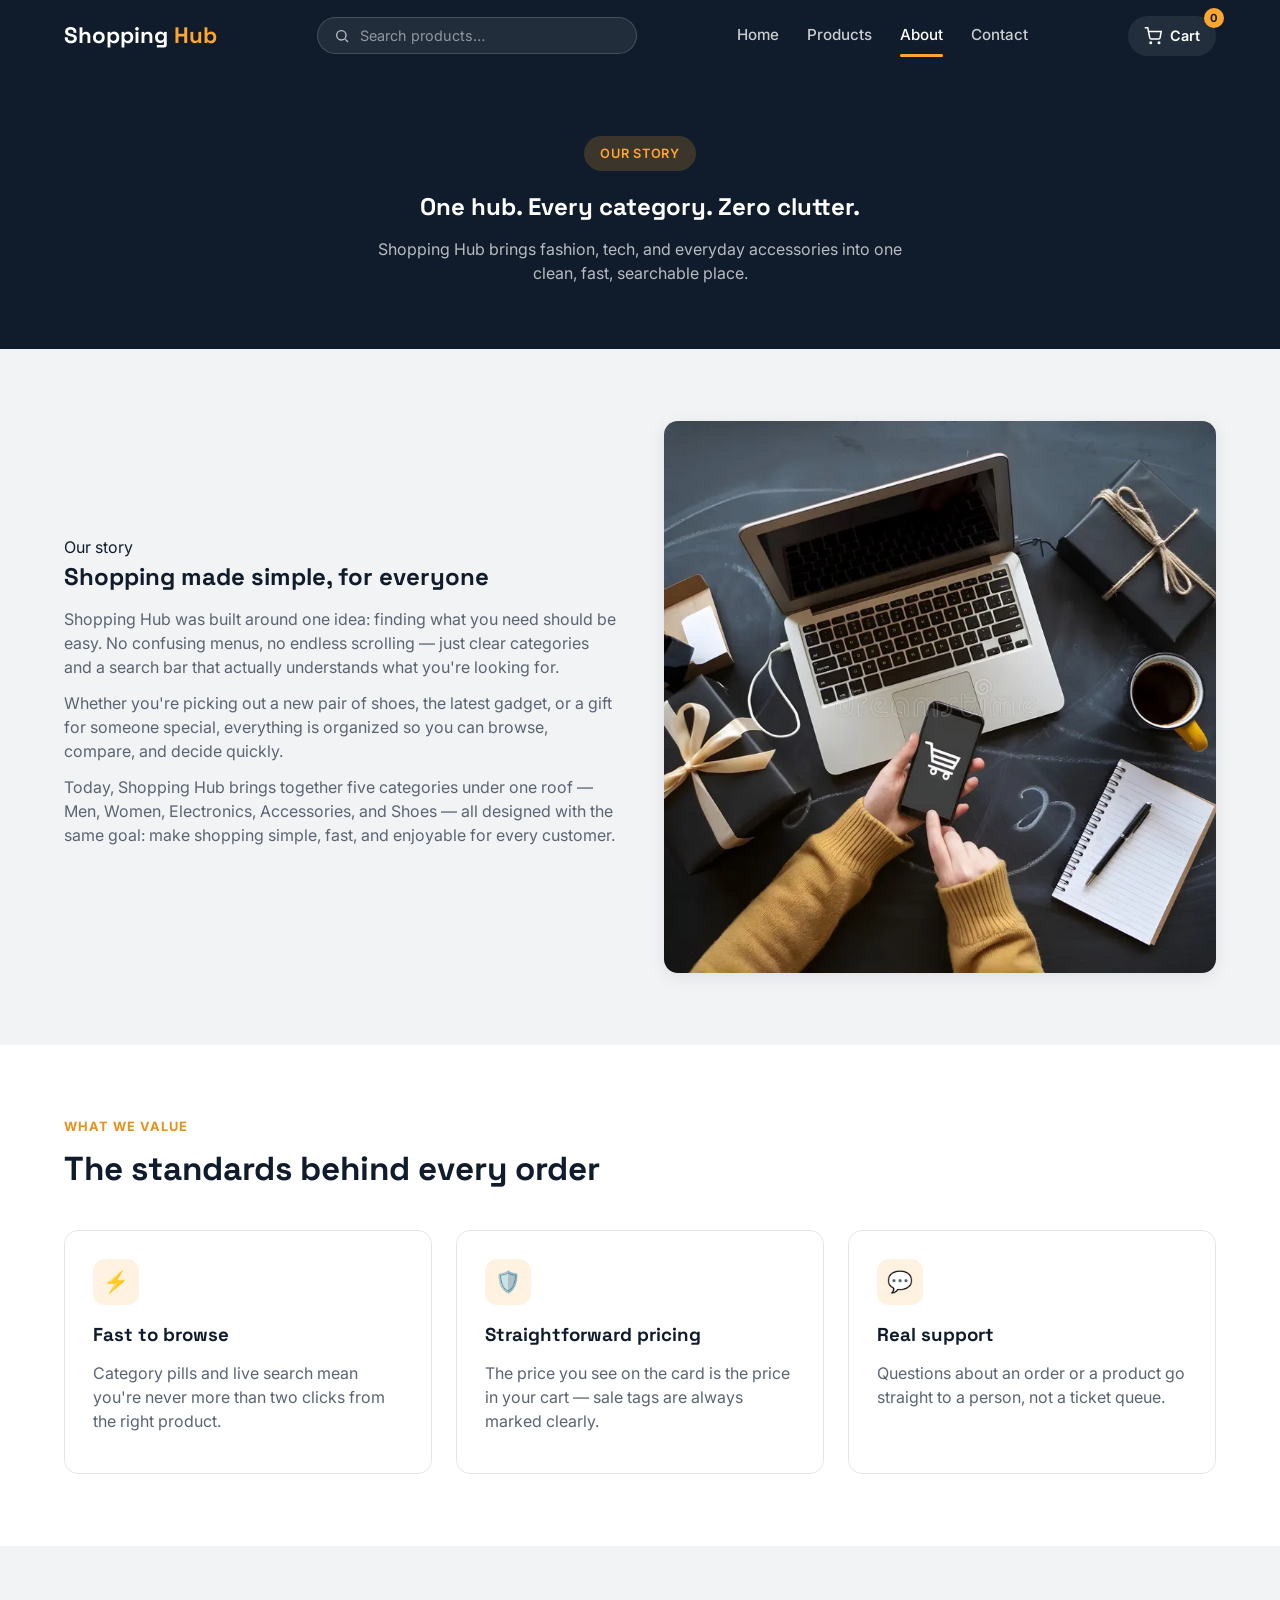
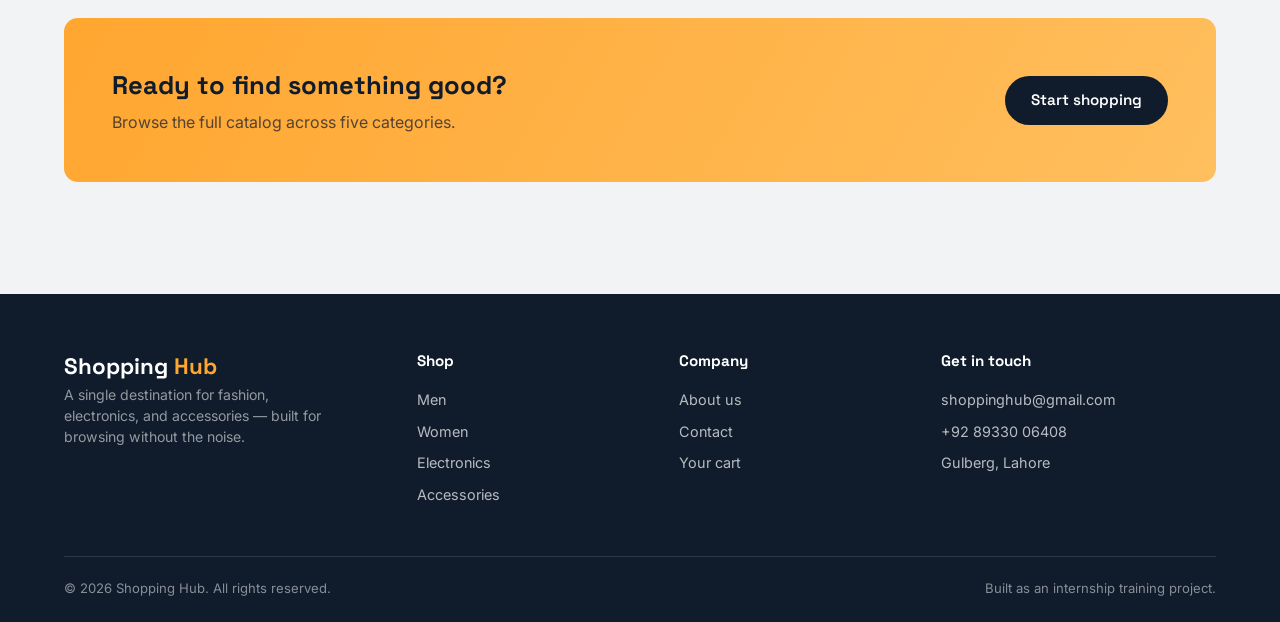
<file: about.html>
<!DOCTYPE html>
<html lang="en">
<head>
<meta charset="UTF-8">
<meta name="viewport" content="width=device-width, initial-scale=1.0">
<title>About Us — Shopping Hub</title>
<link rel="stylesheet" href="main.css">
</head>
<body>

<header class="site-header">
  <div class="nav-top container">
    <a href="index.html" class="logo">Shopping<span>Hub</span></a>

    <div class="nav-search">
      <button type="button" id="header-search-btn" aria-label="Search">
        <svg width="16" height="16" viewBox="0 0 24 24" fill="none" stroke="currentColor" stroke-width="2"><circle cx="11" cy="11" r="7"/><path d="m21 21-4.3-4.3"/></svg>
      </button>
      <input type="text" id="header-search" placeholder="Search products…">
    </div>

    <nav class="nav-links js-nav-links">
      <a href="index.html">Home</a>
      <a href="products.html">Products</a>
      <a href="about.html" class="active">About</a>
      <a href="contact.html">Contact</a>
    </nav>

    <div class="nav-actions">
      <a href="cart.html" class="cart-link">
        <svg width="18" height="18" viewBox="0 0 24 24" fill="none" stroke="currentColor" stroke-width="2"><circle cx="9" cy="21" r="1"/><circle cx="20" cy="21" r="1"/><path d="M1 1h4l2.68 13.39a2 2 0 0 0 2 1.61h9.72a2 2 0 0 0 2-1.61L23 6H6"/></svg>
        <span class="cart-text">Cart</span>
        <span class="cart-badge js-cart-count">0</span>
      </a>
      <button class="nav-toggle js-nav-toggle" aria-label="Toggle menu" aria-expanded="false">☰</button>
    </div>
  </div>
</header>

<section class="about-hero">
  <div class="container">
    <span class="eyebrow" style="background:rgba(255,166,48,0.18);">Our story</span>
    <h1>One hub. Every category. Zero clutter.</h1>
    <p>Shopping Hub brings fashion, tech, and everyday accessories into one clean, fast, searchable place.</p>
  </div>
</section>

<section>
  <div class="container">
    <div class="story-block">
      <div>
        <span class="tag">Our story</span>
        <h2>Shopping made simple, for everyone</h2>
        <p>Shopping Hub was built around one idea: finding what you need should be easy. No confusing menus, no endless scrolling — just clear categories and a search bar that actually understands what you're looking for.</p>
        <p>Whether you're picking out a new pair of shoes, the latest gadget, or a gift for someone special, everything is organized so you can browse, compare, and decide quickly.</p>
        <p>Today, Shopping Hub brings together five categories under one roof — Men, Women, Electronics, Accessories, and Shoes — all designed with the same goal: make shopping simple, fast, and enjoyable for every customer.</p>
      </div>
      <img src="about.jpg" alt="Our workspace">
    </div>
  </div>
</section>

<section class="section-alt">
  <div class="container">
    <div class="section-head">
      <div>
        <span class="tag">What we value</span>
        <h2>The standards behind every order</h2>
      </div>
    </div>
    <div class="value-grid">
      <div class="value-card">
        <div class="icon">⚡</div>
        <h3>Fast to browse</h3>
        <p>Category pills and live search mean you're never more than two clicks from the right product.</p>
      </div>
      <div class="value-card">
        <div class="icon">🛡️</div>
        <h3>Straightforward pricing</h3>
        <p>The price you see on the card is the price in your cart — sale tags are always marked clearly.</p>
      </div>
      <div class="value-card">
        <div class="icon">💬</div>
        <h3>Real support</h3>
        <p>Questions about an order or a product go straight to a person, not a ticket queue.</p>
      </div>
    </div>
  </div>
</section>

<section>
  <div class="container">
    <div class="cta-band">
      <div>
        <h2>Ready to find something good?</h2>
        <p>Browse the full catalog across five categories.</p>
      </div>
      <a href="products.html" class="btn btn-dark">Start shopping</a>
    </div>
  </div>
</section>

<footer class="site-footer">
  <div class="container">
    <div class="footer-grid">
      <div class="footer-brand">
        <a href="index.html" class="logo">Shopping<span>Hub</span></a>
        <p>A single destination for fashion, electronics, and accessories — built for browsing without the noise.</p>
      </div>
      <div>
        <h4>Shop</h4>
        <ul>
          <li><a href="products.html?cat=Men">Men</a></li>
          <li><a href="products.html?cat=Women">Women</a></li>
          <li><a href="products.html?cat=Electronics">Electronics</a></li>
          <li><a href="products.html?cat=Accessories">Accessories</a></li>
        </ul>
      </div>
      <div>
        <h4>Company</h4>
        <ul>
          <li><a href="about.html">About us</a></li>
          <li><a href="contact.html">Contact</a></li>
          <li><a href="cart.html">Your cart</a></li>
        </ul>
      </div>
      <div>
        <h4>Get in touch</h4>
        <ul>
          <li>shoppinghub@gmail.com</li>
          <li>+92 89330 06408</li>
          <li>Gulberg, Lahore</li>
        </ul>
      </div>
    </div>
    <div class="footer-bottom">
      <span>© 2026 Shopping Hub. All rights reserved.</span>
      <span>Built as an internship training project.</span>
    </div>
  </div>
</footer>

<script src="main.js"></script>
</body>
</html>
</file>
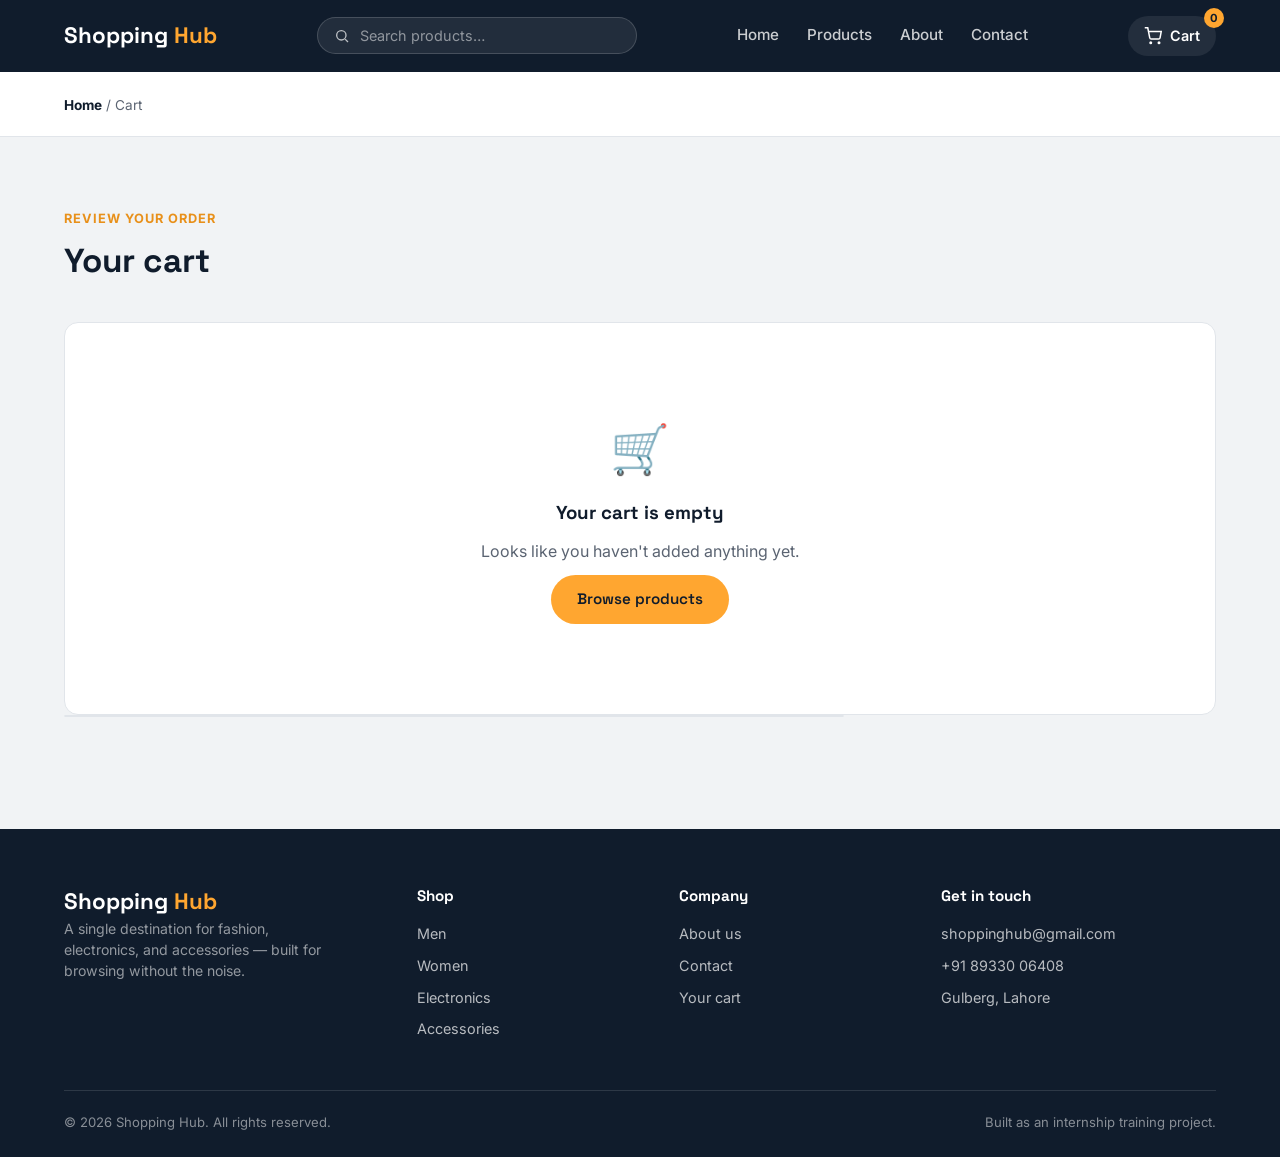
<file: cart.html>
<!DOCTYPE html>
<html lang="en">
<head>
<meta charset="UTF-8">
<meta name="viewport" content="width=device-width, initial-scale=1.0">
<title>Your Cart — Shopping Hub</title>
<link rel="stylesheet" href="main.css">
</head>
<body>

<header class="site-header">
  <div class="nav-top container">
    <a href="index.html" class="logo">Shopping<span>Hub</span></a>

    <div class="nav-search">
      <button type="button" id="header-search-btn" aria-label="Search">
        <svg width="16" height="16" viewBox="0 0 24 24" fill="none" stroke="currentColor" stroke-width="2"><circle cx="11" cy="11" r="7"/><path d="m21 21-4.3-4.3"/></svg>
      </button>
      <input type="text" id="header-search" placeholder="Search products…">
    </div>

    <nav class="nav-links js-nav-links">
      <a href="index.html">Home</a>
      <a href="products.html">Products</a>
      <a href="about.html">About</a>
      <a href="contact.html">Contact</a>
    </nav>

    <div class="nav-actions">
      <a href="cart.html" class="cart-link">
        <svg width="18" height="18" viewBox="0 0 24 24" fill="none" stroke="currentColor" stroke-width="2"><circle cx="9" cy="21" r="1"/><circle cx="20" cy="21" r="1"/><path d="M1 1h4l2.68 13.39a2 2 0 0 0 2 1.61h9.72a2 2 0 0 0 2-1.61L23 6H6"/></svg>
        <span class="cart-text">Cart</span>
        <span class="cart-badge js-cart-count">0</span>
      </a>
      <button class="nav-toggle js-nav-toggle" aria-label="Toggle menu" aria-expanded="false">☰</button>
    </div>
  </div>
</header>

<div class="page-head">
  <div class="container">
    <span class="crumb"><strong>Home</strong> / Cart</span>
  </div>
</div>

<section>
  <div class="container">
    <div class="section-head">
      <div>
        <span class="tag">Review your order</span>
        <h2>Your cart</h2>
      </div>
    </div>

    <div id="cart-empty" class="empty-cart" style="display:none;">
      <div class="icon">🛒</div>
      <h3>Your cart is empty</h3>
      <p>Looks like you haven't added anything yet.</p>
      <a href="products.html" class="btn btn-primary">Browse products</a>
    </div>

    <div class="cart-layout">
      <div class="cart-items" id="cart-items-mount"></div>

      <div class="cart-summary" id="cart-summary-wrap">
        <h3>Order summary</h3>
        <div class="summary-row"><span>Subtotal</span><span id="summary-subtotal">$0.00</span></div>
        <div class="summary-row"><span>Shipping</span><span id="summary-shipping">$0.00</span></div>
        <div class="summary-row"><span>Tax (5%)</span><span id="summary-tax">$0.00</span></div>
        <div class="summary-row total"><span>Total</span><span id="summary-total">$0.00</span></div>
        <button id="checkout-btn" class="btn btn-primary btn-block" style="margin-top:20px;">Checkout</button>
        <a href="products.html" class="btn btn-outline btn-block" style="margin-top:12px; border-color:rgba(255,255,255,0.4); color:#fff;">Continue shopping</a>
      </div>
    </div>
  </div>
</section>

<footer class="site-footer">
  <div class="container">
    <div class="footer-grid">
      <div class="footer-brand">
        <a href="index.html" class="logo">Shopping<span>Hub</span></a>
        <p>A single destination for fashion, electronics, and accessories — built for browsing without the noise.</p>
      </div>
      <div>
        <h4>Shop</h4>
        <ul>
          <li><a href="products.html?cat=Men">Men</a></li>
          <li><a href="products.html?cat=Women">Women</a></li>
          <li><a href="products.html?cat=Electronics">Electronics</a></li>
          <li><a href="products.html?cat=Accessories">Accessories</a></li>
        </ul>
      </div>
      <div>
        <h4>Company</h4>
        <ul>
          <li><a href="about.html">About us</a></li>
          <li><a href="contact.html">Contact</a></li>
          <li><a href="cart.html">Your cart</a></li>
        </ul>
      </div>
      <div>
        <h4>Get in touch</h4>
        <ul>
          <li>shoppinghub@gmail.com</li>
          <li>+91 89330 06408</li>
          <li>Gulberg, Lahore</li>
        </ul>
      </div>
    </div>
    <div class="footer-bottom">
      <span>© 2026 Shopping Hub. All rights reserved.</span>
      <span>Built as an internship training project.</span>
    </div>
  </div>
</footer>

<script src="main.js"></script>
</body>
</html>
</file>
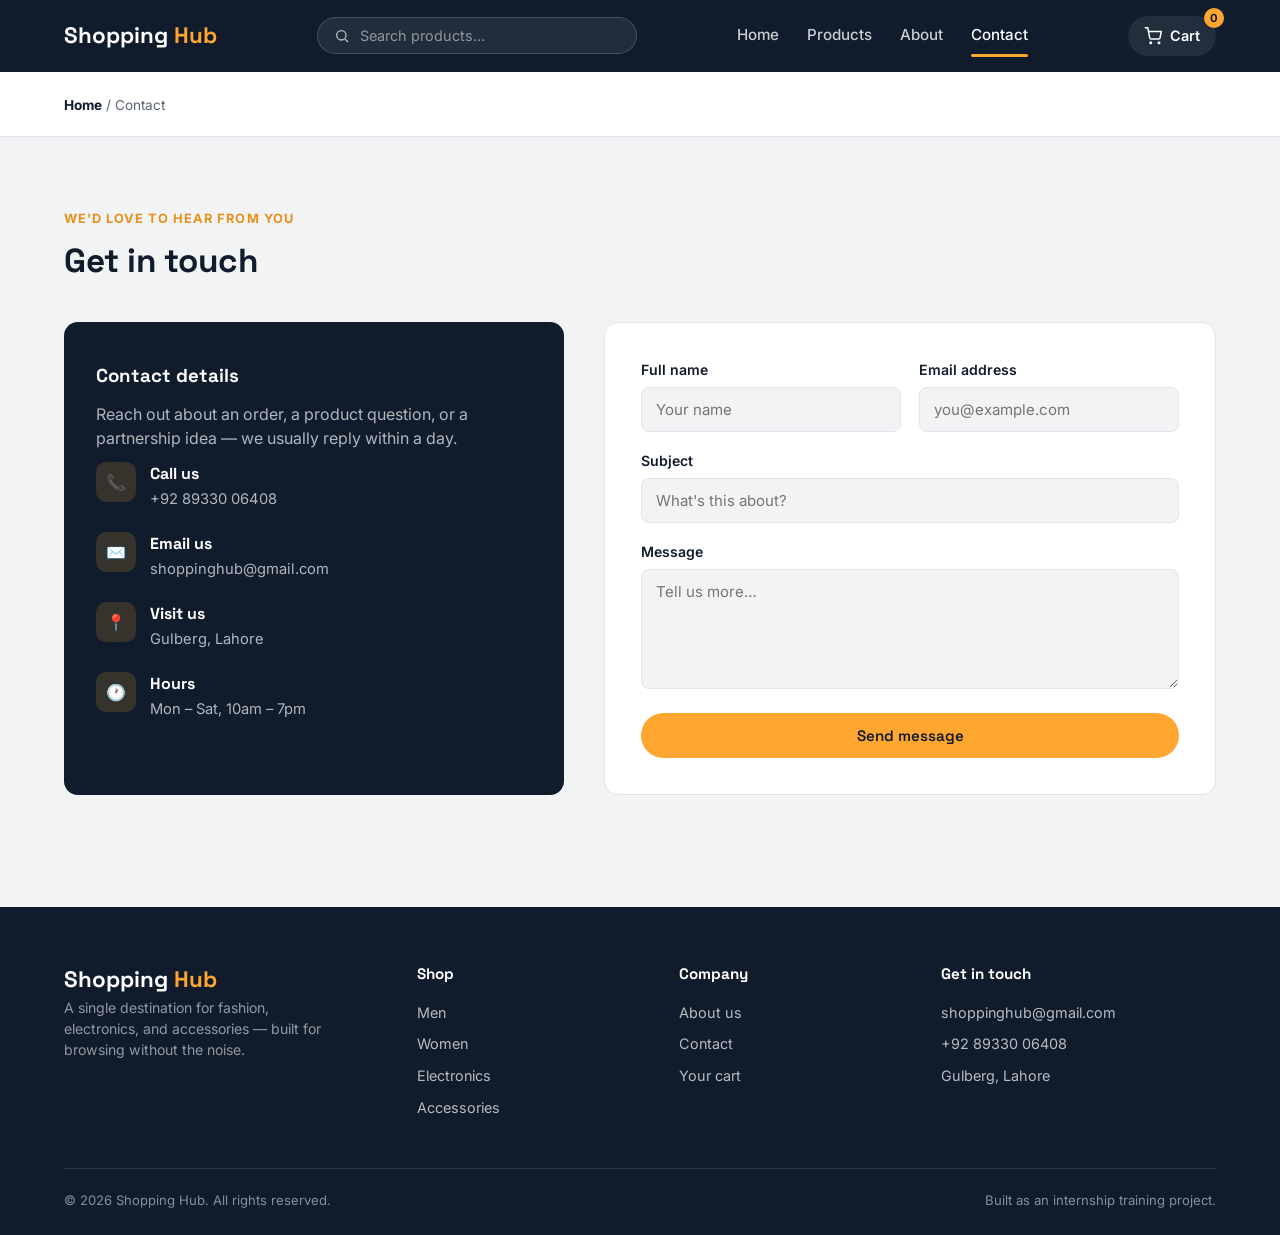
<file: contact.html>
<!DOCTYPE html>
<html lang="en">
<head>
<meta charset="UTF-8">
<meta name="viewport" content="width=device-width, initial-scale=1.0">
<title>Contact Us — Shopping Hub</title>
<link rel="stylesheet" href="main.css">
</head>
<body>

<header class="site-header">
  <div class="nav-top container">
    <a href="index.html" class="logo">Shopping<span>Hub</span></a>

    <div class="nav-search">
      <button type="button" id="header-search-btn" aria-label="Search">
        <svg width="16" height="16" viewBox="0 0 24 24" fill="none" stroke="currentColor" stroke-width="2"><circle cx="11" cy="11" r="7"/><path d="m21 21-4.3-4.3"/></svg>
      </button>
      <input type="text" id="header-search" placeholder="Search products…">
    </div>

    <nav class="nav-links js-nav-links">
      <a href="index.html">Home</a>
      <a href="products.html">Products</a>
      <a href="about.html">About</a>
      <a href="contact.html" class="active">Contact</a>
    </nav>

    <div class="nav-actions">
      <a href="cart.html" class="cart-link">
        <svg width="18" height="18" viewBox="0 0 24 24" fill="none" stroke="currentColor" stroke-width="2"><circle cx="9" cy="21" r="1"/><circle cx="20" cy="21" r="1"/><path d="M1 1h4l2.68 13.39a2 2 0 0 0 2 1.61h9.72a2 2 0 0 0 2-1.61L23 6H6"/></svg>
        <span class="cart-text">Cart</span>
        <span class="cart-badge js-cart-count">0</span>
      </a>
      <button class="nav-toggle js-nav-toggle" aria-label="Toggle menu" aria-expanded="false">☰</button>
    </div>
  </div>
</header>

<div class="page-head">
  <div class="container">
    <span class="crumb"><strong>Home</strong> / Contact</span>
  </div>
</div>

<section>
  <div class="container">
    <div class="section-head">
      <div>
        <span class="tag">We'd love to hear from you</span>
        <h2>Get in touch</h2>
      </div>
    </div>

    <div class="contact-wrap">
      <div class="contact-info">
        <h3>Contact details</h3>
        <p>Reach out about an order, a product question, or a partnership idea — we usually reply within a day.</p>

        <div class="contact-item">
          <div class="ico">📞</div>
          <div><strong>Call us</strong><span>+92 89330 06408</span></div>
        </div>
        <div class="contact-item">
          <div class="ico">✉️</div>
          <div><strong>Email us</strong><span>shoppinghub@gmail.com</span></div>
        </div>
        <div class="contact-item">
          <div class="ico">📍</div>
          <div><strong>Visit us</strong><span>Gulberg, Lahore</span></div>
        </div>
        <div class="contact-item">
          <div class="ico">🕐</div>
          <div><strong>Hours</strong><span>Mon – Sat, 10am – 7pm</span></div>
        </div>
      </div>

      <div class="contact-form">

        <!-- Shown after a successful submit -->
        <div class="form-success" id="form-success">
          ✓ Thanks — your message has been received.
        </div>

        <form id="contact-form" novalidate>

          <!-- Name + email side by side -->
          <div class="form-row">

            <div class="field">
              <label for="cf-name">Full name</label>
              <input type="text" id="cf-name" name="name" placeholder="Your name">
              <div class="error-msg"></div>
            </div>

            <div class="field">
              <label for="cf-email">Email address</label>
              <input type="email" id="cf-email" name="email" placeholder="you@example.com">
              <div class="error-msg"></div>
            </div>

          </div>

          <!-- Subject -->
          <div class="field">
            <label for="cf-subject">Subject</label>
            <input type="text" id="cf-subject" name="subject" placeholder="What's this about?">
            <div class="error-msg"></div>
          </div>

          <!-- Message -->
          <div class="field">
            <label for="cf-message">Message</label>
            <textarea id="cf-message" name="message" placeholder="Tell us more…"></textarea>
            <div class="error-msg"></div>
          </div>

          <button type="submit" class="btn btn-primary btn-block">
            Send message
          </button>

        </form>
      </div>
    </div>
  </div>
</section>

<footer class="site-footer">
  <div class="container">
    <div class="footer-grid">
      <div class="footer-brand">
        <a href="index.html" class="logo">Shopping<span>Hub</span></a>
        <p>A single destination for fashion, electronics, and accessories — built for browsing without the noise.</p>
      </div>
      <div>
        <h4>Shop</h4>
        <ul>
          <li><a href="products.html?cat=Men">Men</a></li>
          <li><a href="products.html?cat=Women">Women</a></li>
          <li><a href="products.html?cat=Electronics">Electronics</a></li>
          <li><a href="products.html?cat=Accessories">Accessories</a></li>
        </ul>
      </div>
      <div>
        <h4>Company</h4>
        <ul>
          <li><a href="about.html">About us</a></li>
          <li><a href="contact.html">Contact</a></li>
          <li><a href="cart.html">Your cart</a></li>
        </ul>
      </div>
      <div>
        <h4>Get in touch</h4>
        <ul>
          <li>shoppinghub@gmail.com</li>
          <li>+92 89330 06408</li>
          <li>Gulberg, Lahore</li>
        </ul>
      </div>
    </div>
    <div class="footer-bottom">
      <span>© 2026 Shopping Hub. All rights reserved.</span>
      <span>Built as an internship training project.</span>
    </div>
  </div>
</footer>

<script src="main.js"></script>
</body>
</html>
</file>
<file: main.css>
/* Shopping Hub - main stylesheet
   Theme: Navy + Amber */

@import url('https://fonts.googleapis.com/css2?family=Space+Grotesk:wght@500;600;700&family=Inter:wght@400;500;600;700&display=swap');

:root{
  /* Color tokens */
  --ink:        #101C2C;
  --ink-soft:   #1C2C42;
  --amber:      #FFA630;
  --amber-dark: #E8901A;
  --emerald:    #1F8A70;
  --paper:      #F1F3F5;
  --card:       #FFFFFF;
  --slate:      #5B6472;
  --slate-light:#8A93A0;
  --line:       #E1E5EA;
  --danger:     #E14848;

  /* Type */
  --font-display: 'Space Grotesk', sans-serif;
  --font-body: 'Inter', sans-serif;

  /* Layout */
  --radius: 14px;
  --radius-sm: 8px;
  --shadow: 0 4px 18px rgba(16, 28, 44, 0.08);
  --shadow-lift: 0 12px 30px rgba(16, 28, 44, 0.14);
  --maxw: 1200px;
}

*, *::before, *::after{ box-sizing: border-box; }

html{ scroll-behavior: smooth; }
html, body{ overflow-x: hidden; width: 100%; }

body{
  margin: 0;
  font-family: var(--font-body);
  background: var(--paper);
  color: var(--ink);
  line-height: 1.5;
  -webkit-font-smoothing: antialiased;
}

img{ max-width: 100%; display: block; }
a{ text-decoration: none; color: inherit; }
ul{ list-style: none; margin: 0; padding: 0; }
button{ font-family: inherit; cursor: pointer; }

.container{
  max-width: var(--maxw);
  margin: 0 auto;
  padding: 0 24px;
}

h1, h2, h3, h4{
  font-family: var(--font-display);
  font-weight: 700;
  margin: 0 0 12px;
  color: var(--ink);
}

p{ margin: 0 0 12px; color: var(--slate); }

:focus-visible{
  outline: 3px solid var(--amber);
  outline-offset: 2px;
}

@media (prefers-reduced-motion: reduce){
  *{ animation: none !important; transition: none !important; }
}

/* Buttons */
.btn{
  display: inline-flex;
  align-items: center;
  justify-content: center;
  gap: 8px;
  padding: 13px 26px;
  border-radius: 999px;
  border: none;
  font-family: var(--font-display);
  font-weight: 600;
  font-size: 0.95rem;
  transition: transform 0.15s ease, box-shadow 0.15s ease, background 0.15s ease;
}
.btn-primary{ background: var(--amber); color: var(--ink); }
.btn-primary:hover{ background: var(--amber-dark); transform: translateY(-2px); box-shadow: var(--shadow-lift); }
.btn-dark{ background: var(--ink); color: #fff; }
.btn-dark:hover{ background: var(--ink-soft); transform: translateY(-2px); box-shadow: var(--shadow-lift); }
.btn-outline{ background: transparent; border: 2px solid var(--ink); color: var(--ink); }
.btn-outline:hover{ background: var(--ink); color: #fff; }
.btn-block{ width: 100%; }
.btn:disabled{ opacity: 0.5; cursor: not-allowed; transform: none !important; }

/* Header / nav */
.site-header{ position: sticky; top: 0; z-index: 100; background: var(--ink); color: #fff; }
.nav-top{ display: flex; align-items: center; justify-content: space-between; padding: 16px 24px; gap: 24px; }
.logo{ font-family: var(--font-display); font-weight: 700; font-size: 1.4rem; color: #fff; display: flex; align-items: center; gap: 6px; white-space: nowrap; }
.logo span{ color: var(--amber); }

.nav-links{ display: flex; gap: 28px; font-weight: 500; font-size: 0.95rem; }
.nav-links a{ color: rgba(255,255,255,0.78); position: relative; padding: 4px 0; transition: color 0.15s ease; }
.nav-links a:hover, .nav-links a.active{ color: #fff; }
.nav-links a.active::after{ content: ''; position: absolute; left: 0; right: 0; bottom: -6px; height: 3px; border-radius: 3px; background: var(--amber); }

.nav-search{ display: flex; align-items: center; background: rgba(255,255,255,0.08); border: 1px solid rgba(255,255,255,0.16); border-radius: 999px; padding: 8px 16px; gap: 8px; flex: 1; max-width: 320px; }
.nav-search input{ background: transparent; border: none; outline: none; color: #fff; font-family: var(--font-body); font-size: 0.9rem; width: 100%; }
.nav-search input::placeholder{ color: rgba(255,255,255,0.5); }
.nav-search svg{ flex-shrink: 0; opacity: 0.7; }
.nav-search button{ background: none; border: none; padding: 0; display: flex; align-items: center; color: #fff; transition: opacity 0.15s ease; }
.nav-search button:hover svg{ opacity: 1; }
.nav-search button:hover{ opacity: 1; }

.nav-actions{ display: flex; align-items: center; gap: 18px; }
.cart-link{ position: relative; display: flex; align-items: center; gap: 8px; background: rgba(255,255,255,0.08); padding: 9px 16px; border-radius: 999px; font-weight: 600; font-size: 0.9rem; transition: background 0.15s ease; }
.cart-link:hover{ background: rgba(255,255,255,0.16); }
.cart-badge{ position: absolute; top: -8px; right: -8px; background: var(--amber); color: var(--ink); font-size: 0.7rem; font-weight: 700; min-width: 20px; height: 20px; border-radius: 999px; display: flex; align-items: center; justify-content: center; padding: 0 4px; transition: transform 0.25s cubic-bezier(.34,1.56,.64,1); }
.cart-badge.bump{ animation: bump 0.4s ease; }
@keyframes bump{ 0%{ transform: scale(1); } 35%{ transform: scale(1.5); } 100%{ transform: scale(1); } }

.nav-toggle{ display: none; background: transparent; border: none; color: #fff; font-size: 1.6rem; }

/* Hero */
.hero{
  background: linear-gradient(135deg, var(--ink) 0%, var(--ink-soft) 60%, #24344c 100%);
  color: #fff;
  position: relative;
  overflow: hidden;
}
.hero::before{ content: ''; position: absolute; width: 480px; height: 480px; background: radial-gradient(circle, rgba(255,166,48,0.28) 0%, transparent 70%); top: -180px; right: -140px; }
.hero-inner{ display: grid; grid-template-columns: 1.1fr 0.9fr; align-items: center; gap: 48px; padding: 72px 24px 88px; position: relative; z-index: 1; }
.eyebrow{ display: inline-flex; align-items: center; gap: 8px; background: rgba(255,166,48,0.15); color: var(--amber); font-weight: 600; font-size: 0.8rem; letter-spacing: 0.06em; text-transform: uppercase; padding: 8px 16px; border-radius: 999px; margin-bottom: 18px; }
.hero h1{ color: #fff; font-size: clamp(2.2rem, 4.4vw, 3.4rem); line-height: 1.08; margin-bottom: 18px; }
.hero h1 em{ font-style: normal; color: var(--amber); }
.hero p.lead{ color: rgba(255,255,255,0.72); font-size: 1.08rem; max-width: 480px; margin-bottom: 30px; }
.hero-cta{ display: flex; gap: 14px; flex-wrap: wrap; }

.hero-stats{ display: flex; gap: 32px; margin-top: 44px; flex-wrap: wrap; }
.hero-stats div strong{ display: block; font-family: var(--font-display); font-size: 1.5rem; color: #fff; }
.hero-stats div span{ font-size: 0.82rem; color: rgba(255,255,255,0.55); }

.hero-visual{ position: relative; width: 100%; max-width: 460px; max-height: 460px; aspect-ratio: 1/1; margin-left: auto; border-radius: var(--radius); overflow: hidden; border: 1px solid rgba(255,255,255,0.12); box-shadow: var(--shadow-lift); }
.hero-visual img{ width: 100%; height: 100%; object-fit: cover; object-position: top center; }

/* Category pills */
.category-pills{ display: flex; gap: 10px; flex-wrap: wrap; position: relative; }
.pill{ padding: 10px 20px; border-radius: 999px; border: 2px solid var(--line); background: var(--card); font-weight: 600; font-size: 0.9rem; color: var(--slate); transition: all 0.18s ease; }
.pill:hover{ border-color: var(--amber); color: var(--ink); }
.pill.active{ background: var(--ink); border-color: var(--ink); color: #fff; }

/* Sections */
section{ padding: 72px 0; }
.section-head{ display: flex; align-items: flex-end; justify-content: space-between; gap: 24px; margin-bottom: 36px; flex-wrap: wrap; }
.section-head .tag{ color: var(--amber-dark); font-weight: 700; font-size: 0.8rem; letter-spacing: 0.08em; text-transform: uppercase; display: block; margin-bottom: 8px; }
.section-head h2{ margin: 0; font-size: clamp(1.6rem, 2.6vw, 2.1rem); }
.section-alt{ background: var(--card); }

/* Category tiles (home) */
.cat-grid{ display: grid; grid-template-columns: repeat(5, 1fr); gap: 18px; }
.cat-card{ background: var(--card); border-radius: var(--radius); overflow: hidden; box-shadow: var(--shadow); transition: transform 0.2s ease, box-shadow 0.2s ease; border: 1px solid var(--line); }
.cat-card:hover{ transform: translateY(-6px); box-shadow: var(--shadow-lift); }
.cat-card .cat-img{ aspect-ratio: 4/3; overflow: hidden; background: var(--paper); }
.cat-card .cat-img img{ width: 100%; height: 100%; object-fit: cover; transition: transform 0.4s ease; }
.cat-card:hover .cat-img img{ transform: scale(1.06); }
.cat-card .cat-label{ padding: 14px 16px; display: flex; align-items: center; justify-content: space-between; font-family: var(--font-display); font-weight: 600; }
.cat-card .cat-label .count{ font-family: var(--font-body); font-size: 0.78rem; color: var(--slate-light); font-weight: 500; }

/* Product grid & cards */
.product-grid{ display: grid; grid-template-columns: repeat(4, 1fr); gap: 22px; }
.product-card{ background: var(--card); border-radius: var(--radius); overflow: hidden; border: 1px solid var(--line); box-shadow: var(--shadow); transition: transform 0.2s ease, box-shadow 0.2s ease; display: flex; flex-direction: column; position: relative; }
.product-card::after{
  content: '';
  position: absolute;
  top: 0; left: -60%;
  width: 40%; height: 100%;
  background: linear-gradient(115deg, transparent 0%, rgba(255,255,255,0.55) 50%, transparent 100%);
  transform: skewX(-20deg);
  pointer-events: none;
  opacity: 0;
  z-index: 2;
}
.product-card:hover::after{ opacity: 1; animation: shine-sweep 0.9s ease forwards; }
@keyframes shine-sweep{ from{ left: -60%; } to{ left: 130%; } }
.product-card:hover{ transform: translateY(-5px); box-shadow: var(--shadow-lift); }
.product-card:active{ transform: translateY(-2px) scale(0.99); box-shadow: 0 0 0 3px rgba(255,166,48,0.35), var(--shadow-lift); }

.product-thumb{ position: relative; aspect-ratio: 1/1; background: var(--paper); overflow: hidden; }
.product-thumb img{ width: 100%; height: 100%; object-fit: cover; transition: transform 0.4s ease; }
.product-card:hover .product-thumb img{ transform: scale(1.07); }
.product-badge{ position: absolute; top: 12px; left: 12px; background: var(--emerald); color: #fff; font-size: 0.7rem; font-weight: 700; padding: 5px 11px; border-radius: 999px; text-transform: uppercase; letter-spacing: 0.03em; }
.product-info{ padding: 16px 18px 18px; display: flex; flex-direction: column; gap: 8px; flex: 1; }
.product-cat{ font-size: 0.72rem; font-weight: 700; color: var(--amber-dark); text-transform: uppercase; letter-spacing: 0.05em; }
.product-name{ font-family: var(--font-display); font-weight: 600; font-size: 1rem; color: var(--ink); }
.product-price{ font-family: var(--font-display); font-weight: 700; font-size: 1.1rem; color: var(--ink); margin-top: auto; }
.product-price .old{ font-size: 0.85rem; color: var(--slate-light); text-decoration: line-through; font-weight: 500; margin-left: 8px; }

.add-cart-btn{ margin-top: 6px; width: 100%; background: var(--ink); color: #fff; padding: 11px; border-radius: var(--radius-sm); border: none; font-weight: 600; font-size: 0.88rem; display: flex; align-items: center; justify-content: center; gap: 8px; transition: background 0.15s ease, transform 0.15s ease; }
.add-cart-btn:hover{ background: var(--amber); color: var(--ink); }
.add-cart-btn:active{ transform: scale(0.97); }
.add-cart-btn.added{
  background: var(--emerald);
  color: #fff;
  box-shadow: 0 0 0 4px rgba(31,138,112,0.25), 0 0 14px rgba(31,138,112,0.55);
  animation: added-pop 0.4s ease;
}
@keyframes added-pop{ 0%{ transform: scale(1); } 40%{ transform: scale(1.06); } 100%{ transform: scale(1); } }

.no-results{ grid-column: 1 / -1; text-align: center; padding: 60px 20px; color: var(--slate); }
.no-results strong{ display: block; font-family: var(--font-display); font-size: 1.2rem; color: var(--ink); margin-bottom: 6px; }

/* Product toolbar */
.product-toolbar{ display: flex; align-items: center; justify-content: space-between; gap: 20px; flex-wrap: wrap; margin-bottom: 28px; }
.results-count{ color: var(--slate); font-size: 0.9rem; }
.results-count strong{ color: var(--ink); }
.sort-select{ padding: 10px 16px; border-radius: var(--radius-sm); border: 1px solid var(--line); background: var(--card); font-family: var(--font-body); font-size: 0.88rem; color: var(--ink); }

/* About page */
.about-hero{ background: var(--ink); color: #fff; padding: 64px 0; text-align: center; }
.about-hero h1{ color: #fff; }
.about-hero p{ color: rgba(255,255,255,0.7); max-width: 560px; margin: 0 auto; }
.value-grid{ display: grid; grid-template-columns: repeat(3, 1fr); gap: 24px; }
.value-card{ background: var(--card); border: 1px solid var(--line); border-radius: var(--radius); padding: 28px; }
.value-card .icon{ width: 46px; height: 46px; border-radius: 12px; background: rgba(255,166,48,0.15); color: var(--amber-dark); display: flex; align-items: center; justify-content: center; font-size: 1.3rem; margin-bottom: 16px; }
.story-block{ display: grid; grid-template-columns: 1fr 1fr; gap: 48px; align-items: center; }
.story-block img{ border-radius: var(--radius); box-shadow: var(--shadow); }

.story-milestones{ display: grid; grid-template-columns: repeat(3, 1fr); gap: 18px; margin-top: 48px; padding-top: 40px; border-top: 1px solid var(--line); }
.milestone{ text-align: center; }
.milestone strong{ display: block; font-family: var(--font-display); font-size: 2rem; color: var(--amber-dark); margin-bottom: 6px; }
.milestone span{ font-size: 0.86rem; color: var(--slate); }

/* Contact page */
.contact-wrap{ display: grid; grid-template-columns: 0.9fr 1.1fr; gap: 40px; }
.contact-info{ background: var(--ink); color: #fff; border-radius: var(--radius); padding: 40px 32px; }
.contact-info h3{ color: #fff; }
.contact-info p{ color: rgba(255,255,255,0.68); }
.contact-item{ display: flex; gap: 14px; align-items: flex-start; margin-bottom: 22px; }
.contact-item .ico{ width: 40px; height: 40px; border-radius: 10px; background: rgba(255,166,48,0.16); color: var(--amber); display: flex; align-items: center; justify-content: center; flex-shrink: 0; }
.contact-item strong{ display: block; font-family: var(--font-display); }
.contact-item span{ color: rgba(255,255,255,0.68); font-size: 0.92rem; }

.contact-form{ background: var(--card); border-radius: var(--radius); border: 1px solid var(--line); padding: 36px; }
.form-row{ display: grid; grid-template-columns: 1fr 1fr; gap: 18px; }
.field{ margin-bottom: 18px; }
.field label{ display: block; font-weight: 600; font-size: 0.88rem; margin-bottom: 7px; color: var(--ink); }
.field input, .field textarea, .field select{ width: 100%; padding: 12px 14px; border-radius: var(--radius-sm); border: 1.5px solid var(--line); font-family: var(--font-body); font-size: 0.94rem; background: var(--paper); transition: border-color 0.15s ease; }
.field input:focus, .field textarea:focus, .field select:focus{ border-color: var(--amber); outline: none; background: #fff; }
.field textarea{ resize: vertical; min-height: 120px; }
.field.error input, .field.error textarea{ border-color: var(--danger); }
.field .error-msg{ color: var(--danger); font-size: 0.78rem; margin-top: 5px; display: none; }
.field.error .error-msg{ display: block; }
.form-success{ display: none; background: rgba(31,138,112,0.1); border: 1.5px solid var(--emerald); color: var(--emerald); padding: 16px 18px; border-radius: var(--radius-sm); font-weight: 600; margin-bottom: 18px; align-items: center; gap: 10px; }
.form-success.show{ display: flex; }

/* Cart page */
.cart-layout{ display: grid; grid-template-columns: 1fr 340px; gap: 32px; align-items: start; }
.cart-items{ background: var(--card); border-radius: var(--radius); border: 1px solid var(--line); overflow: hidden; }
.cart-row{ display: grid; grid-template-columns: 80px 1fr auto auto auto; gap: 18px; align-items: center; padding: 18px 22px; border-bottom: 1px solid var(--line); }
.cart-row:last-child{ border-bottom: none; }
.cart-row img{ width: 80px; height: 80px; object-fit: cover; border-radius: var(--radius-sm); background: var(--paper); }
.cart-row .item-name{ font-family: var(--font-display); font-weight: 600; }
.cart-row .item-cat{ font-size: 0.78rem; color: var(--slate-light); text-transform: uppercase; }
.qty-control{ display: flex; align-items: center; border: 1.5px solid var(--line); border-radius: 999px; overflow: hidden; }
.qty-control button{ width: 30px; height: 30px; background: var(--paper); border: none; font-weight: 700; color: var(--ink); }
.qty-control button:hover{ background: var(--amber); }
.qty-control span{ width: 32px; text-align: center; font-weight: 600; }
.remove-btn{ background: none; border: none; color: var(--danger); font-size: 0.82rem; font-weight: 600; }
.remove-btn:hover{ text-decoration: underline; }
.item-total{ font-family: var(--font-display); font-weight: 700; }

.cart-summary{ background: var(--ink); color: #fff; border-radius: var(--radius); padding: 28px; position: sticky; top: 100px; }
.cart-summary h3{ color: #fff; }
.summary-row{ display: flex; justify-content: space-between; padding: 10px 0; color: rgba(255,255,255,0.78); font-size: 0.92rem; border-bottom: 1px solid rgba(255,255,255,0.12); }
.summary-row.total{ color: #fff; font-weight: 700; font-size: 1.15rem; font-family: var(--font-display); border-bottom: none; padding-top: 16px; }
.empty-cart{ text-align: center; padding: 90px 20px; background: var(--card); border-radius: var(--radius); border: 1px solid var(--line); }
.empty-cart .icon{ font-size: 3rem; margin-bottom: 14px; }

/* CTA band */
.cta-band{ background: linear-gradient(120deg, var(--amber) 0%, #ffbf5e 100%); border-radius: var(--radius); padding: 48px; display: flex; align-items: center; justify-content: space-between; gap: 24px; flex-wrap: wrap; }
.cta-band h2{ margin: 0; font-size: 1.6rem; }
.cta-band p{ color: rgba(16,28,44,0.72); margin: 6px 0 0; }

/* Footer */
.site-footer{ background: var(--ink); color: rgba(255,255,255,0.7); padding: 56px 0 24px; margin-top: 40px; }
.footer-grid{ display: grid; grid-template-columns: 1.4fr 1fr 1fr 1.2fr; gap: 32px; margin-bottom: 40px; }
.footer-grid h4{ color: #fff; font-size: 0.95rem; margin-bottom: 16px; }
.footer-grid ul li{ margin-bottom: 10px; font-size: 0.9rem; }
.footer-grid ul li a:hover{ color: var(--amber); }
.footer-brand p{ color: rgba(255,255,255,0.55); font-size: 0.88rem; max-width: 280px; }
.footer-bottom{ border-top: 1px solid rgba(255,255,255,0.12); padding-top: 22px; display: flex; justify-content: space-between; font-size: 0.82rem; color: rgba(255,255,255,0.5); flex-wrap: wrap; gap: 10px; }

/* Toast */
.toast{ position: fixed; bottom: 28px; right: 28px; background: var(--ink); color: #fff; padding: 16px 22px; border-radius: var(--radius-sm); box-shadow: var(--shadow-lift); display: flex; align-items: center; gap: 12px; transform: translateY(20px); opacity: 0; pointer-events: none; transition: all 0.3s ease; z-index: 200; font-size: 0.92rem; font-weight: 500; }
.toast.show{ transform: translateY(0); opacity: 1; }
.toast .dot{ width: 10px; height: 10px; border-radius: 50%; background: var(--emerald); flex-shrink: 0; }

/* Page header / breadcrumb */
.page-head{ background: var(--card); border-bottom: 1px solid var(--line); padding: 20px 0; }
.page-head .crumb{ font-size: 0.85rem; color: var(--slate); }
.page-head .crumb strong{ color: var(--ink); }

/* Responsive */
@media (max-width: 1080px){
  .cat-grid{ grid-template-columns: repeat(3, 1fr); }
  .product-grid{ grid-template-columns: repeat(3, 1fr); }
  .footer-grid{ grid-template-columns: 1fr 1fr; }
}

@media (max-width: 900px){
  .nav-search{ display: none; }
  .nav-links{ position: absolute; top: 100%; left: 0; right: 0; background: var(--ink); flex-direction: column; gap: 0; padding: 8px 24px 18px; display: none; }
  .nav-links.open{ display: flex; }
  .nav-links a{ padding: 12px 0; border-bottom: 1px solid rgba(255,255,255,0.08); }
  .nav-links a.active::after{ display: none; }
  .nav-toggle{ display: block; }

  .nav-top{ padding: 14px 16px; flex-wrap: wrap; gap: 12px; }
  .logo{ font-size: 1.2rem; }
  .container{ padding: 0 16px; }
  section{ padding: 48px 0; }

  .hero-inner{ grid-template-columns: 1fr; padding: 48px 24px 56px; }
  .hero-visual{ order: -1; max-width: 100%; max-height: 320px; aspect-ratio: 16/9; margin-left: 0; }

  .story-block{ grid-template-columns: 1fr; }
  .story-milestones{ grid-template-columns: 1fr 1fr; }
  .story-block img{ order: -1; }

  .contact-wrap{ grid-template-columns: 1fr; }
  .contact-form{ padding: 24px 20px; }
  .contact-info{ padding: 28px 22px; }

  .cart-layout{ grid-template-columns: 1fr; }
  .cart-summary{ position: static; }

  .value-grid{ grid-template-columns: 1fr 1fr; }
  .product-toolbar{ flex-direction: column; align-items: stretch; }
  .sort-select{ width: 100%; }
  .cta-band{ padding: 32px 24px; }
}

@media (max-width: 680px){
  .cat-grid{ grid-template-columns: 1fr 1fr; }
  .product-grid{ grid-template-columns: 1fr 1fr; }
  .form-row{ grid-template-columns: 1fr; }
  .value-grid{ grid-template-columns: 1fr; }
  .footer-grid{ grid-template-columns: 1fr 1fr; }
  .cta-band{ flex-direction: column; text-align: center; }
  .cart-row{ grid-template-columns: 60px 1fr; grid-template-areas: "img name" "img qty" "img total"; }
  .cart-row img{ grid-area: img; width: 60px; height: 60px; }
  .cart-row .item-details{ grid-area: name; }
  .cart-row .qty-control{ grid-area: qty; }
  .cart-row .item-total{ grid-area: total; }
}

@media (max-width: 560px){
  .hero-inner{ padding: 40px 16px 44px; }
  .hero h1{ font-size: 1.9rem; }
  .hero-visual{ max-height: 240px; aspect-ratio: 4/3; }
  .cart-summary{ padding: 22px; }
  .about-hero{ padding: 44px 0; }
}

@media (max-width: 480px){
  .cat-grid{ grid-template-columns: 1fr 1fr; gap: 12px; }
  .product-grid{ grid-template-columns: 1fr 1fr; gap: 14px; }
  .hero-stats{ gap: 20px; }
  .footer-grid{ grid-template-columns: 1fr; }
  .footer-bottom{ flex-direction: column; text-align: center; }
}

@media (max-width: 380px){
  .cat-grid{ grid-template-columns: 1fr; }
  .product-grid{ grid-template-columns: 1fr; }
  .hero-stats{ flex-direction: column; gap: 12px; }
  .nav-actions{ gap: 10px; }
  .cart-link .cart-text{ display: none; }
}
</file>
